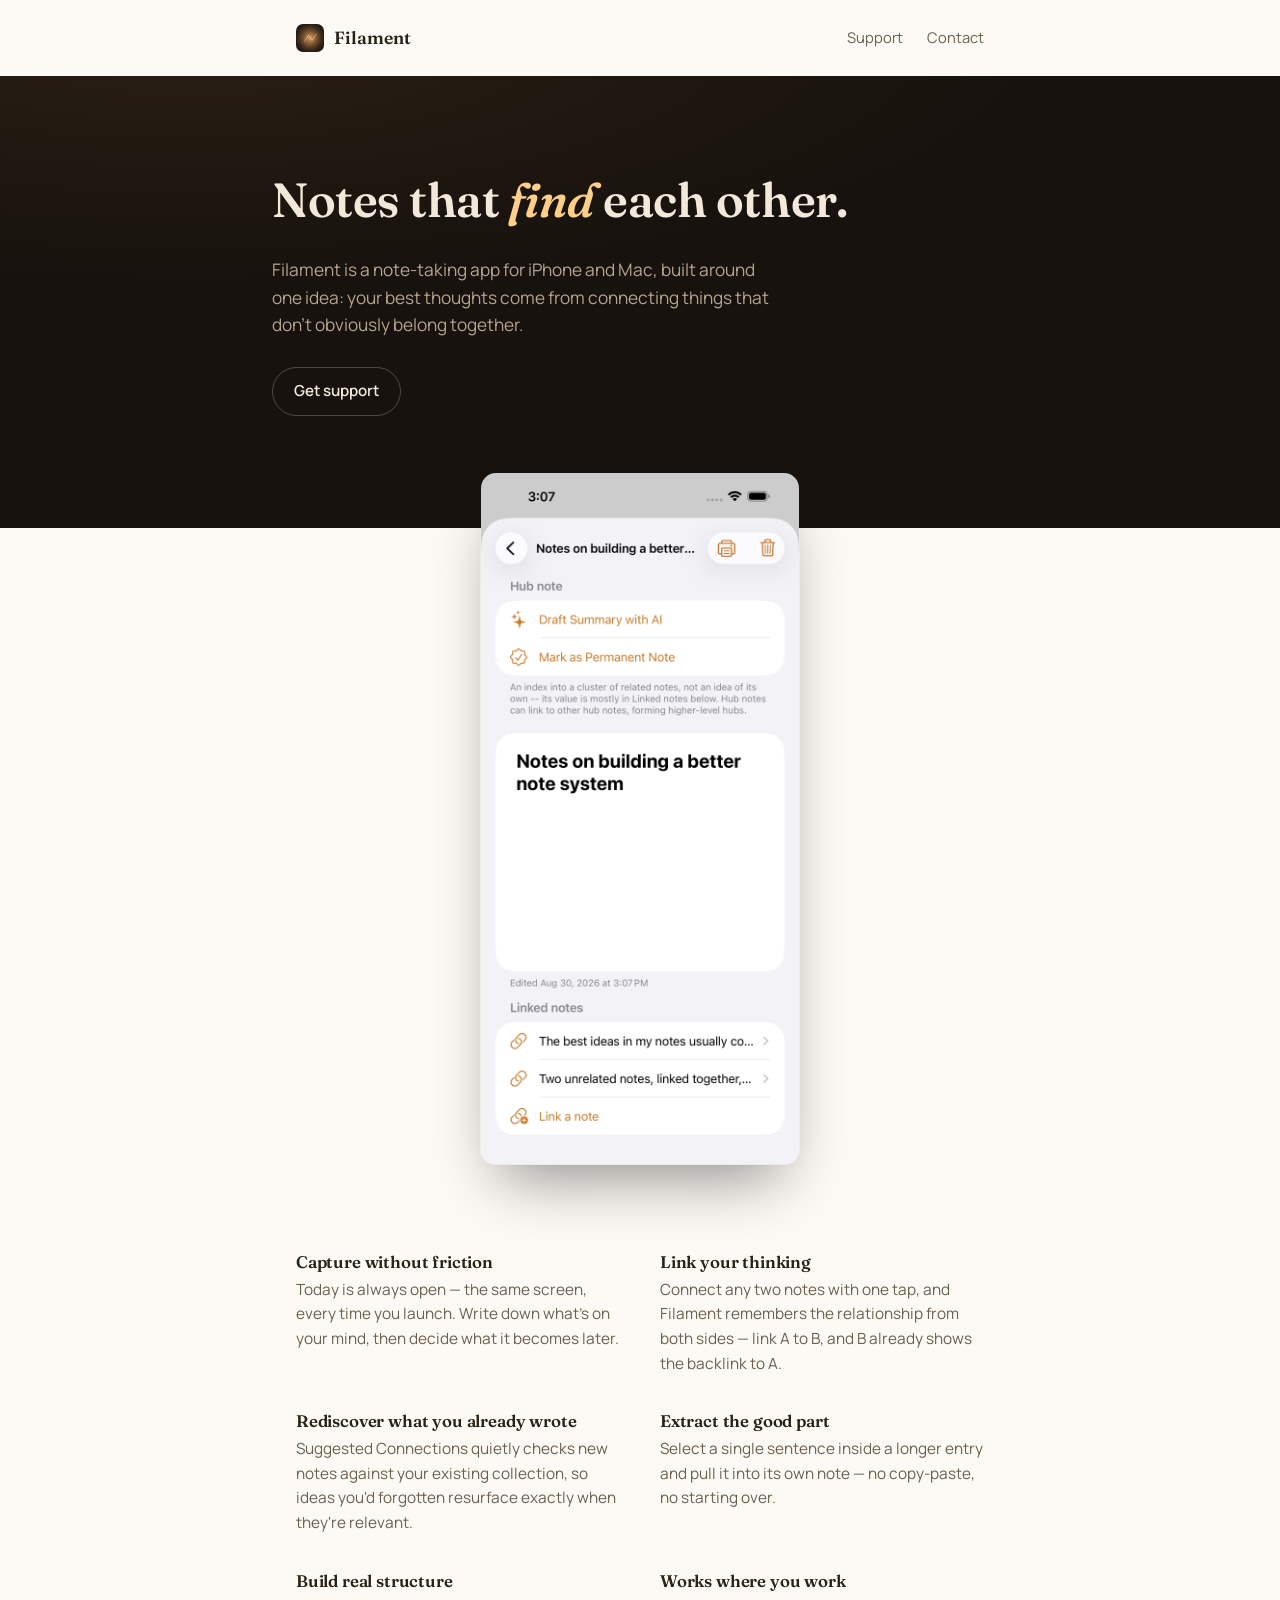
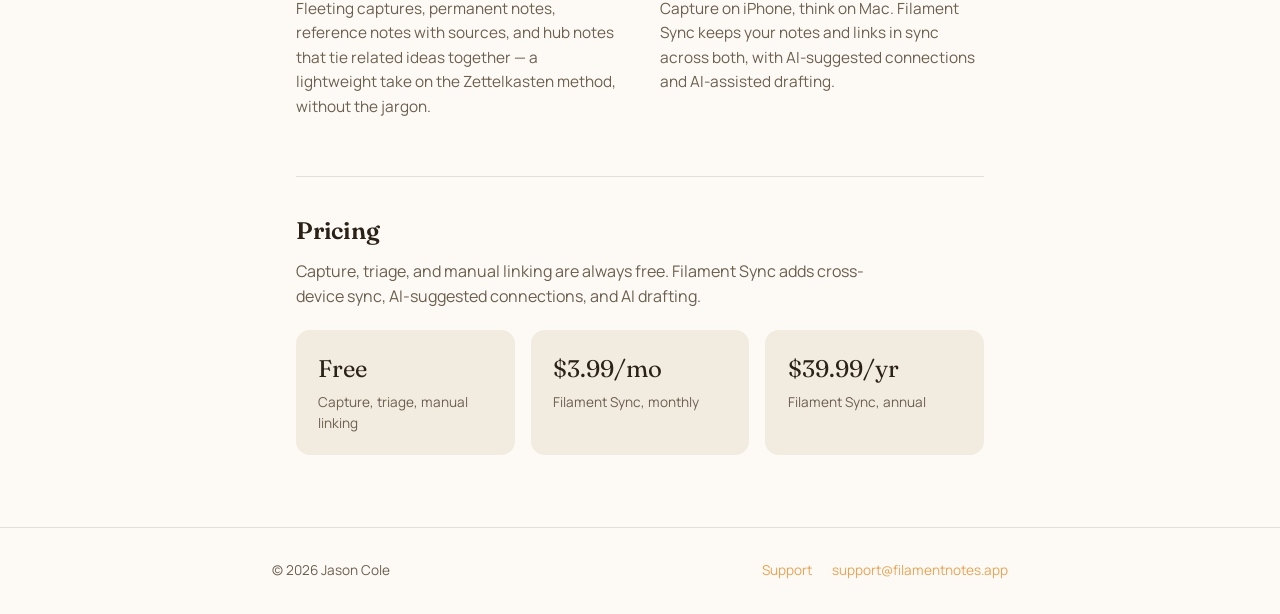
<file: index.html>
<!doctype html>
<html lang="en">
<head>
<meta charset="utf-8">
<meta name="viewport" content="width=device-width, initial-scale=1">
<title>Filament — Notes that find each other</title>
<meta name="description" content="Filament is a note-taking app for iPhone and Mac built around one idea: your best thoughts come from connecting things that don't obviously belong together.">
<link rel="icon" href="assets/favicon-32.png" sizes="32x32">
<link rel="apple-touch-icon" href="assets/icon-180.png">
<link rel="preconnect" href="https://fonts.googleapis.com">
<link rel="preconnect" href="https://fonts.gstatic.com" crossorigin>
<link rel="stylesheet" href="https://fonts.googleapis.com/css2?family=Fraunces:ital,wght@0,600;0,700;1,500&family=Manrope:wght@400;500;600;700&display=swap">
<link rel="stylesheet" href="styles.css">
</head>
<body>
  <nav class="nav">
    <div class="nav__brand">
      <img src="assets/icon-180.png" alt="">
      Filament
    </div>
    <div class="nav__links">
      <a href="support.html">Support</a>
      <a href="mailto:support@filamentnotes.app">Contact</a>
    </div>
  </nav>

  <header class="hero">
    <div class="hero__inner">
      <h1>Notes that <em>find</em> each other.</h1>
      <p>Filament is a note-taking app for iPhone and Mac, built around one idea: your best thoughts come from connecting things that don't obviously belong together.</p>
      <div class="button-row">
        <a class="btn btn--ghost" href="support.html">Get support</a>
      </div>
    </div>
  </header>

  <div class="hero-shot">
    <img src="assets/screenshot-hero.png" alt="A Filament hub note linking two related permanent notes together" loading="lazy">
  </div>

  <main>
    <section class="features">
      <div class="feature">
        <h3>Capture without friction</h3>
        <p>Today is always open — the same screen, every time you launch. Write down what's on your mind, then decide what it becomes later.</p>
      </div>
      <div class="feature">
        <h3>Link your thinking</h3>
        <p>Connect any two notes with one tap, and Filament remembers the relationship from both sides — link A to B, and B already shows the backlink to A.</p>
      </div>
      <div class="feature">
        <h3>Rediscover what you already wrote</h3>
        <p>Suggested Connections quietly checks new notes against your existing collection, so ideas you'd forgotten resurface exactly when they're relevant.</p>
      </div>
      <div class="feature">
        <h3>Extract the good part</h3>
        <p>Select a single sentence inside a longer entry and pull it into its own note — no copy-paste, no starting over.</p>
      </div>
      <div class="feature">
        <h3>Build real structure</h3>
        <p>Fleeting captures, permanent notes, reference notes with sources, and hub notes that tie related ideas together — a lightweight take on the Zettelkasten method, without the jargon.</p>
      </div>
      <div class="feature">
        <h3>Works where you work</h3>
        <p>Capture on iPhone, think on Mac. Filament Sync keeps your notes and links in sync across both, with AI-suggested connections and AI-assisted drafting.</p>
      </div>
    </section>

    <section class="pricing">
      <h2>Pricing</h2>
      <p>Capture, triage, and manual linking are always free. Filament Sync adds cross-device sync, AI-suggested connections, and AI drafting.</p>
      <div class="pricing__plans">
        <div class="plan">
          <div class="plan__price">Free</div>
          <div class="plan__label">Capture, triage, manual linking</div>
        </div>
        <div class="plan">
          <div class="plan__price">$3.99/mo</div>
          <div class="plan__label">Filament Sync, monthly</div>
        </div>
        <div class="plan">
          <div class="plan__price">$39.99/yr</div>
          <div class="plan__label">Filament Sync, annual</div>
        </div>
      </div>
    </section>
  </main>

  <footer>
    <div class="foot-inner">
      <span>&copy; 2026 Jason Cole</span>
      <nav>
        <a href="support.html">Support</a>
        <a href="mailto:support@filamentnotes.app">support@filamentnotes.app</a>
      </nav>
    </div>
  </footer>
</body>
</html>
</file>
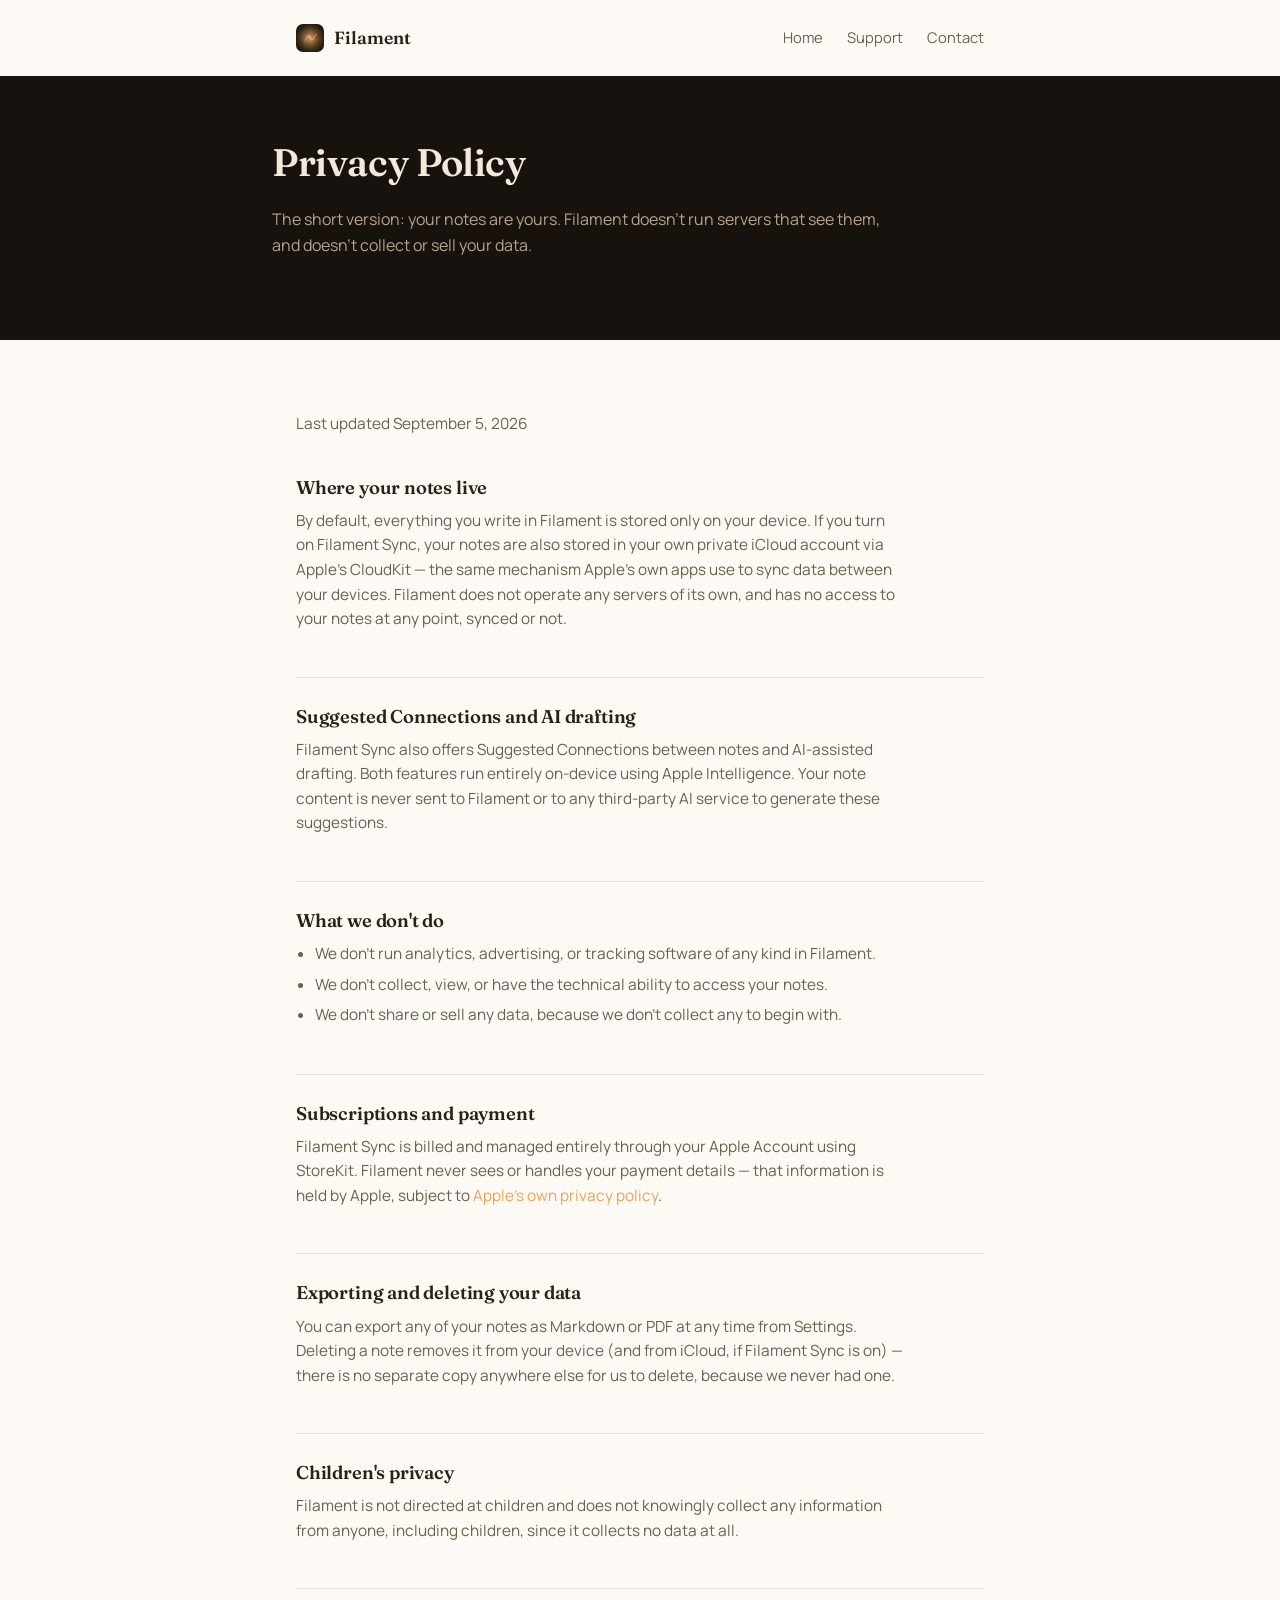
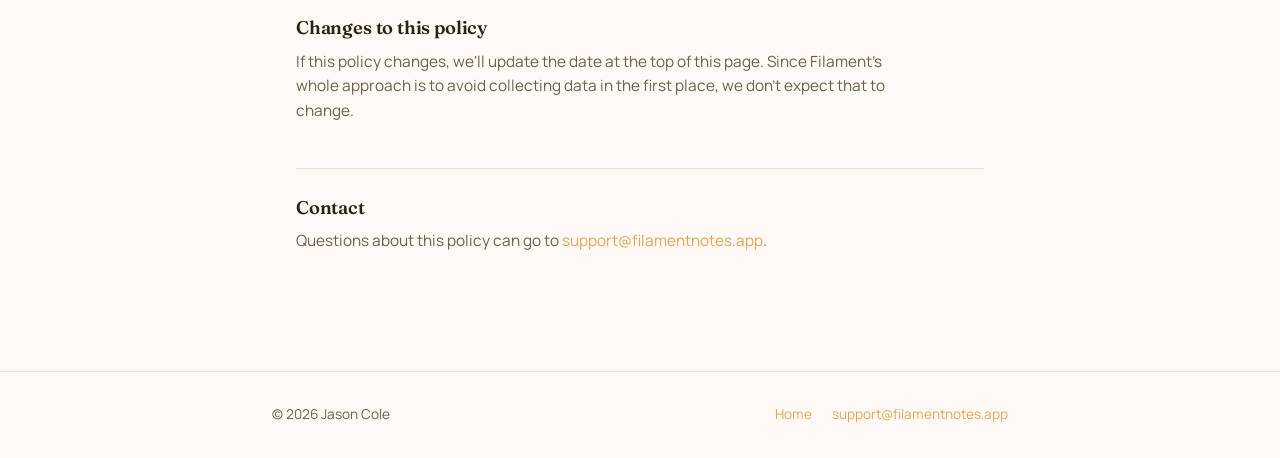
<file: privacy.html>
<!doctype html>
<html lang="en">
<head>
<meta charset="utf-8">
<meta name="viewport" content="width=device-width, initial-scale=1">
<title>Filament Privacy Policy</title>
<meta name="description" content="How Filament handles your notes and data: stored on your device, optionally synced through your own private iCloud account, never on Filament's servers.">
<link rel="icon" href="assets/favicon-32.png" sizes="32x32">
<link rel="apple-touch-icon" href="assets/icon-180.png">
<link rel="preconnect" href="https://fonts.googleapis.com">
<link rel="preconnect" href="https://fonts.gstatic.com" crossorigin>
<link rel="stylesheet" href="https://fonts.googleapis.com/css2?family=Fraunces:ital,wght@0,600;0,700;1,500&family=Manrope:wght@400;500;600;700&display=swap">
<link rel="stylesheet" href="styles.css">
<style>
  .policy-updated {
    font-size: 0.85rem;
    color: var(--text-dim);
    margin-bottom: 2.5rem;
  }
  .policy section {
    border-top: 1px solid var(--line);
    padding: 1.75rem 0;
  }
  .policy section:first-of-type {
    border-top: none;
    padding-top: 0;
  }
  .policy h2 {
    font-size: 1.15rem;
  }
  .policy p,
  .policy li {
    font-size: 0.96rem;
  }
  .policy ul {
    margin: 0 0 1.1em;
    padding-left: 1.2em;
    color: var(--text-dim);
    max-width: 38rem;
  }
  .policy li {
    margin-bottom: 0.4em;
  }
  .policy strong {
    color: var(--text);
  }
</style>
</head>
<body>
  <nav class="nav">
    <div class="nav__brand">
      <img src="assets/icon-180.png" alt="">
      Filament
    </div>
    <div class="nav__links">
      <a href="index.html">Home</a>
      <a href="support.html">Support</a>
      <a href="mailto:support@filamentnotes.app">Contact</a>
    </div>
  </nav>

  <header class="support-hero">
    <div class="support-hero__inner">
      <h1>Privacy Policy</h1>
      <p>The short version: your notes are yours. Filament doesn't run servers that see them, and doesn't collect or sell your data.</p>
    </div>
  </header>

  <main class="policy">
    <p class="policy-updated">Last updated September 5, 2026</p>

    <section>
      <h2>Where your notes live</h2>
      <p>By default, everything you write in Filament is stored only on your device. If you turn on Filament Sync, your notes are also stored in your own private iCloud account via Apple's CloudKit — the same mechanism Apple's own apps use to sync data between your devices. Filament does not operate any servers of its own, and has no access to your notes at any point, synced or not.</p>
    </section>

    <section>
      <h2>Suggested Connections and AI drafting</h2>
      <p>Filament Sync also offers Suggested Connections between notes and AI-assisted drafting. Both features run entirely on-device using Apple Intelligence. Your note content is never sent to Filament or to any third-party AI service to generate these suggestions.</p>
    </section>

    <section>
      <h2>What we don't do</h2>
      <ul>
        <li>We don't run analytics, advertising, or tracking software of any kind in Filament.</li>
        <li>We don't collect, view, or have the technical ability to access your notes.</li>
        <li>We don't share or sell any data, because we don't collect any to begin with.</li>
      </ul>
    </section>

    <section>
      <h2>Subscriptions and payment</h2>
      <p>Filament Sync is billed and managed entirely through your Apple Account using StoreKit. Filament never sees or handles your payment details — that information is held by Apple, subject to <a href="https://www.apple.com/legal/privacy/">Apple's own privacy policy</a>.</p>
    </section>

    <section>
      <h2>Exporting and deleting your data</h2>
      <p>You can export any of your notes as Markdown or PDF at any time from Settings. Deleting a note removes it from your device (and from iCloud, if Filament Sync is on) — there is no separate copy anywhere else for us to delete, because we never had one.</p>
    </section>

    <section>
      <h2>Children's privacy</h2>
      <p>Filament is not directed at children and does not knowingly collect any information from anyone, including children, since it collects no data at all.</p>
    </section>

    <section>
      <h2>Changes to this policy</h2>
      <p>If this policy changes, we'll update the date at the top of this page. Since Filament's whole approach is to avoid collecting data in the first place, we don't expect that to change.</p>
    </section>

    <section>
      <h2>Contact</h2>
      <p>Questions about this policy can go to <a href="mailto:support@filamentnotes.app">support@filamentnotes.app</a>.</p>
    </section>
  </main>

  <footer>
    <div class="foot-inner">
      <span>&copy; 2026 Jason Cole</span>
      <nav>
        <a href="index.html">Home</a>
        <a href="mailto:support@filamentnotes.app">support@filamentnotes.app</a>
      </nav>
    </div>
  </footer>
</body>
</html>
</file>
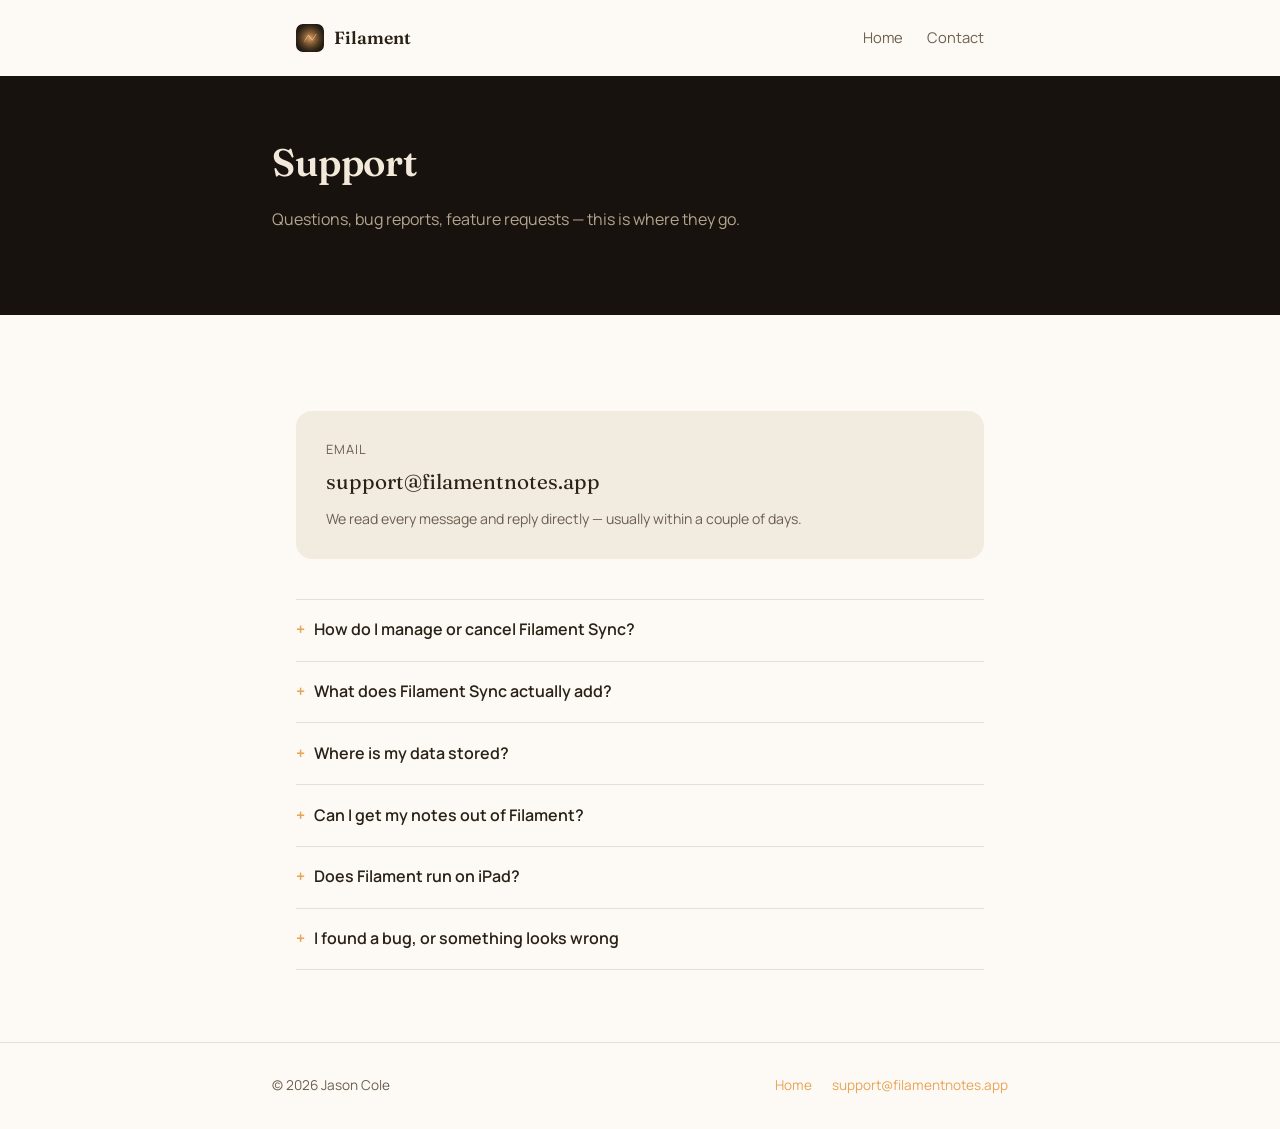
<file: support.html>
<!doctype html>
<html lang="en">
<head>
<meta charset="utf-8">
<meta name="viewport" content="width=device-width, initial-scale=1">
<title>Filament Support</title>
<meta name="description" content="Get help with Filament for iPhone and Mac — contact support, manage your Filament Sync subscription, and find answers to common questions.">
<link rel="icon" href="assets/favicon-32.png" sizes="32x32">
<link rel="apple-touch-icon" href="assets/icon-180.png">
<link rel="preconnect" href="https://fonts.googleapis.com">
<link rel="preconnect" href="https://fonts.gstatic.com" crossorigin>
<link rel="stylesheet" href="https://fonts.googleapis.com/css2?family=Fraunces:ital,wght@0,600;0,700;1,500&family=Manrope:wght@400;500;600;700&display=swap">
<link rel="stylesheet" href="styles.css">
</head>
<body>
  <nav class="nav">
    <div class="nav__brand">
      <img src="assets/icon-180.png" alt="">
      Filament
    </div>
    <div class="nav__links">
      <a href="index.html">Home</a>
      <a href="mailto:support@filamentnotes.app">Contact</a>
    </div>
  </nav>

  <header class="support-hero">
    <div class="support-hero__inner">
      <h1>Support</h1>
      <p>Questions, bug reports, feature requests — this is where they go.</p>
    </div>
  </header>

  <main>
    <div class="contact-card">
      <div class="contact-card__label">Email</div>
      <a href="mailto:support@filamentnotes.app">support@filamentnotes.app</a>
      <p class="contact-card__note">We read every message and reply directly — usually within a couple of days.</p>
    </div>

    <section class="faq">
      <details>
        <summary>How do I manage or cancel Filament Sync?</summary>
        <p>Filament Sync is billed through your Apple Account, so it's managed the same way as any other subscription: open Settings on iPhone (or System Settings on Mac), tap your name, then Subscriptions, and select Filament Sync. You can cancel there at any time — you'll keep access until the end of the current billing period.</p>
      </details>
      <details>
        <summary>What does Filament Sync actually add?</summary>
        <p>Capture, triage, and manually linking notes are free on a single device, permanently. Filament Sync adds sync across iPhone and Mac via your own iCloud account, AI-suggested connections between notes, and AI-assisted drafting.</p>
      </details>
      <details>
        <summary>Where is my data stored?</summary>
        <p>Your notes live on your device and, if Filament Sync is on, in your own private iCloud account via CloudKit — the same way Apple's own apps sync data. Filament doesn't run its own servers and doesn't have access to your notes. Suggested Connections and AI drafting run using on-device Apple Intelligence models; nothing is sent to a third-party AI service.</p>
      </details>
      <details>
        <summary>Can I get my notes out of Filament?</summary>
        <p>Yes — from Settings, export any date range or mix of note types as Markdown or PDF.</p>
      </details>
      <details>
        <summary>Does Filament run on iPad?</summary>
        <p>Not yet — Filament currently supports iPhone and Mac.</p>
      </details>
      <details>
        <summary>I found a bug, or something looks wrong</summary>
        <p>Please email <a href="mailto:support@filamentnotes.app">support@filamentnotes.app</a> with what happened and, if you can, the steps to reproduce it. Screenshots help a lot.</p>
      </details>
    </section>
  </main>

  <footer>
    <div class="foot-inner">
      <span>&copy; 2026 Jason Cole</span>
      <nav>
        <a href="index.html">Home</a>
        <a href="mailto:support@filamentnotes.app">support@filamentnotes.app</a>
      </nav>
    </div>
  </footer>
</body>
</html>
</file>
<file: styles.css>
:root {
  --ink: #17120d;
  --ink-2: #201810;
  --paper: #fdfaf5;
  --paper-dim: #f2ebdf;
  --filament: #e8a355;
  --filament-bright: #ffcf8a;
  --text: #2a2117;
  --text-dim: #6b5f4f;
  --text-on-dark: #f3e9db;
  --text-on-dark-dim: #b5a58e;
  --line: rgba(42, 33, 23, 0.12);
  --max: 46rem;
}

* {
  box-sizing: border-box;
}

html {
  color-scheme: light;
}

body {
  margin: 0;
  background: var(--paper);
  color: var(--text);
  font-family: "Manrope", -apple-system, BlinkMacSystemFont, "Segoe UI", sans-serif;
  -webkit-font-smoothing: antialiased;
  line-height: 1.6;
}

a {
  color: var(--filament);
  text-decoration: none;
}

a:hover,
a:focus-visible {
  text-decoration: underline;
}

a:focus-visible,
button:focus-visible {
  outline: 2px solid var(--filament);
  outline-offset: 2px;
}

h1,
h2,
h3 {
  font-family: "Fraunces", Georgia, serif;
  font-weight: 600;
  line-height: 1.15;
  letter-spacing: -0.01em;
  text-wrap: balance;
  color: var(--text);
  margin: 0 0 0.6em;
}

p {
  margin: 0 0 1.1em;
  color: var(--text-dim);
  max-width: 38rem;
}

.nav {
  display: flex;
  align-items: center;
  justify-content: space-between;
  max-width: var(--max);
  margin: 0 auto;
  padding: 1.5rem;
}

.nav__brand {
  display: inline-flex;
  align-items: center;
  gap: 0.6rem;
  font-family: "Fraunces", Georgia, serif;
  font-weight: 600;
  font-size: 1.1rem;
  color: var(--text);
}

.nav__brand img {
  width: 28px;
  height: 28px;
  border-radius: 7px;
}

.nav__links {
  display: flex;
  gap: 1.5rem;
  font-size: 0.92rem;
}

.nav__links a {
  color: var(--text-dim);
}

.hero {
  background: radial-gradient(120% 100% at 15% -10%, #2a1f14 0%, var(--ink) 55%), var(--ink);
  color: var(--text-on-dark);
  padding: clamp(3rem, 8vw, 6rem) 1.5rem clamp(3.5rem, 9vw, 7rem);
}

.hero__inner {
  max-width: var(--max);
  margin: 0 auto;
}

.hero h1 {
  color: var(--text-on-dark);
  font-size: clamp(2.1rem, 5.5vw, 3rem);
}

.hero h1 em {
  font-style: italic;
  color: var(--filament-bright);
}

.hero p {
  color: var(--text-on-dark-dim);
  font-size: 1.08rem;
  max-width: 32rem;
}

.button-row {
  display: flex;
  gap: 0.9rem;
  flex-wrap: wrap;
  margin-top: 1.75rem;
}

.btn {
  display: inline-flex;
  align-items: center;
  gap: 0.5rem;
  padding: 0.7rem 1.3rem;
  border-radius: 999px;
  font-weight: 600;
  font-size: 0.95rem;
}

.btn--primary {
  background: var(--filament);
  color: #1a1208;
}

.btn--primary:hover,
.btn--primary:focus-visible {
  background: var(--filament-bright);
  text-decoration: none;
}

.btn--ghost {
  border: 1px solid rgba(243, 233, 219, 0.25);
  color: var(--text-on-dark);
}

.btn--ghost:hover,
.btn--ghost:focus-visible {
  border-color: var(--filament-bright);
  color: var(--filament-bright);
  text-decoration: none;
}

main {
  max-width: var(--max);
  margin: 0 auto;
  padding: clamp(3rem, 7vw, 4.5rem) 1.5rem;
}

.hero-shot {
  margin: -3.5rem auto 0;
  max-width: 20rem;
  position: relative;
  z-index: 1;
}

.hero-shot img {
  width: 100%;
  display: block;
  border-radius: 16px;
  box-shadow: 0 30px 60px -20px rgba(0, 0, 0, 0.45);
  border: 1px solid rgba(0, 0, 0, 0.06);
}

.features {
  display: grid;
  gap: 2.25rem;
  margin-top: 1rem;
}

@media (min-width: 640px) {
  .features {
    grid-template-columns: 1fr 1fr;
    column-gap: 2.5rem;
  }
}

.feature h3 {
  font-size: 1.05rem;
  margin-bottom: 0.35em;
}

.feature p {
  font-size: 0.96rem;
  margin-bottom: 0;
}

.pricing {
  margin-top: 3.5rem;
  padding-top: 2.5rem;
  border-top: 1px solid var(--line);
}

.pricing__plans {
  display: flex;
  gap: 1rem;
  flex-wrap: wrap;
  margin-top: 1.25rem;
}

.plan {
  flex: 1 1 12rem;
  background: var(--paper-dim);
  border-radius: 14px;
  padding: 1.25rem 1.4rem;
}

.plan__price {
  font-family: "Fraunces", Georgia, serif;
  font-size: 1.5rem;
  color: var(--text);
  margin-bottom: 0.15em;
}

.plan__label {
  font-size: 0.85rem;
  color: var(--text-dim);
}

footer {
  border-top: 1px solid var(--line);
  padding: 2rem 1.5rem;
}

footer .foot-inner {
  max-width: var(--max);
  margin: 0 auto;
  display: flex;
  justify-content: space-between;
  align-items: center;
  flex-wrap: wrap;
  gap: 0.75rem;
  font-size: 0.85rem;
  color: var(--text-dim);
}

footer nav {
  display: flex;
  gap: 1.25rem;
}

/* ---- support page ---- */
.support-hero {
  background: var(--ink);
  color: var(--text-on-dark);
  padding: clamp(2.5rem, 6vw, 4rem) 1.5rem;
}

.support-hero__inner {
  max-width: var(--max);
  margin: 0 auto;
}

.support-hero h1 {
  color: var(--text-on-dark);
  font-size: clamp(1.9rem, 4.5vw, 2.4rem);
}

.support-hero p {
  color: var(--text-on-dark-dim);
}

.contact-card {
  background: var(--paper-dim);
  border-radius: 16px;
  padding: 1.75rem 1.9rem;
  margin: 1.5rem 0 2.5rem;
}

.contact-card__label {
  font-size: 0.8rem;
  text-transform: uppercase;
  letter-spacing: 0.08em;
  color: var(--text-dim);
  margin-bottom: 0.4rem;
}

.contact-card a {
  font-family: "Fraunces", Georgia, serif;
  font-size: 1.3rem;
  color: var(--text);
}

.contact-card__note {
  margin-top: 0.6rem;
  margin-bottom: 0;
  font-size: 0.88rem;
}

.faq {
  margin-top: 2.5rem;
}

.faq details {
  border-top: 1px solid var(--line);
  padding: 1.1rem 0;
}

.faq details:last-child {
  border-bottom: 1px solid var(--line);
}

.faq summary {
  font-weight: 600;
  color: var(--text);
  cursor: pointer;
  list-style: none;
}

.faq summary::-webkit-details-marker {
  display: none;
}

.faq summary::before {
  content: "+";
  display: inline-block;
  width: 1.1em;
  color: var(--filament);
  font-weight: 700;
}

.faq details[open] summary::before {
  content: "\2212";
}

.faq details p {
  margin: 0.7rem 0 0 1.1em;
  font-size: 0.95rem;
}
</file>
